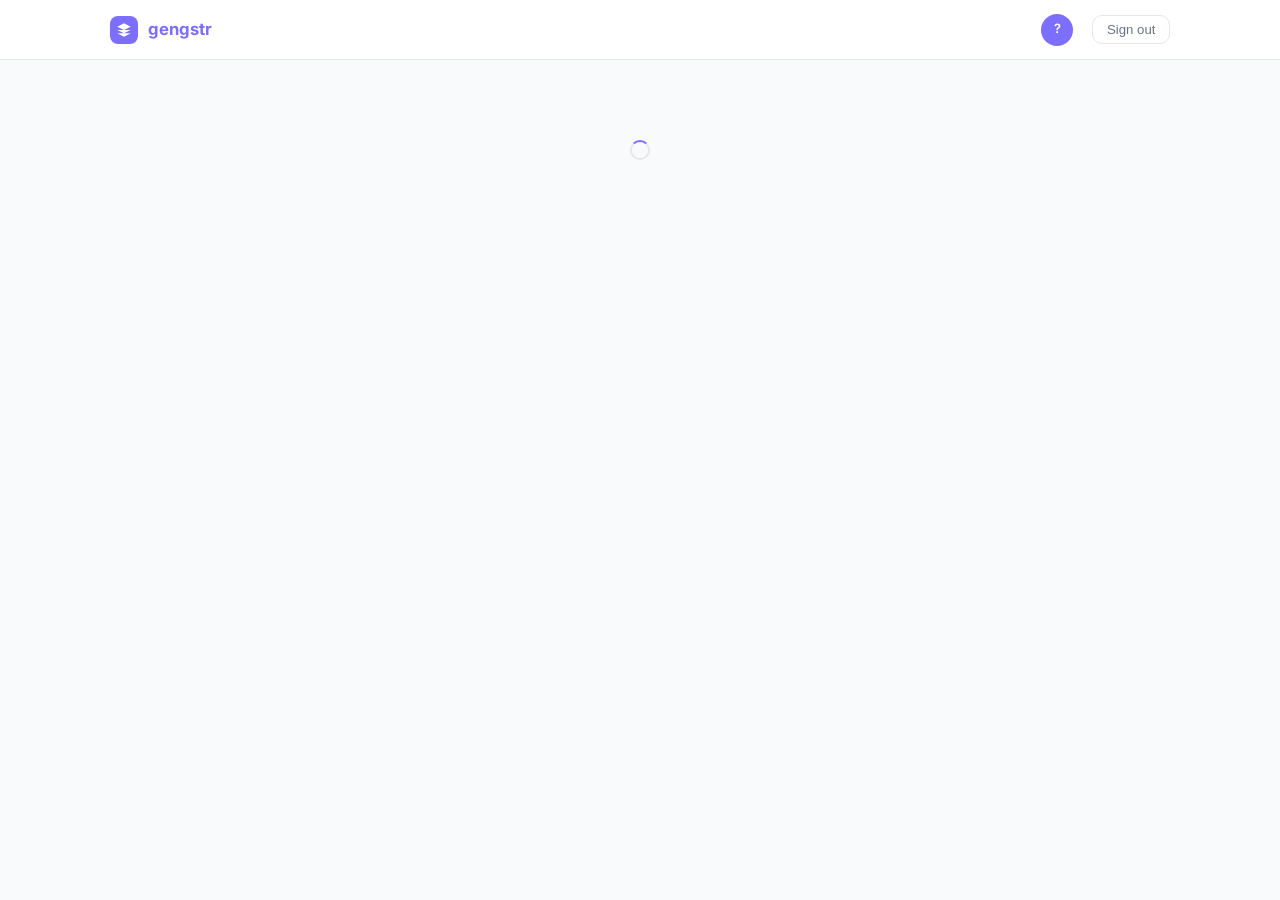
<file: contracts.html>
<!DOCTYPE html>
<html lang="en">
<head>
  <meta charset="UTF-8">
  <meta name="viewport" content="width=device-width, initial-scale=1.0">
  <title>gengstr — Contract</title>
  <link rel="preconnect" href="https://fonts.googleapis.com">
  <link href="https://fonts.googleapis.com/css2?family=Inter:wght@400;500;600;700&display=swap" rel="stylesheet">
  <link rel="stylesheet" href="css/style.css">
  <style>
    .contract-wrap { max-width:760px;margin:0 auto;padding:2rem 1.25rem 4rem; }

    /* Contract document styling */
    .contract-doc {
      background:var(--surface);border:1px solid var(--border);
      border-radius:var(--radius-lg);padding:2.5rem;margin-bottom:1.5rem;
      font-size:.9rem;line-height:1.8;color:var(--text-primary);
    }
    .contract-doc h1 { font-size:1.3rem;text-align:center;margin-bottom:.25rem;font-weight:700; }
    .contract-doc .contract-sub { text-align:center;color:var(--text-muted);font-size:.85rem;margin-bottom:2rem; }
    .contract-section { margin-bottom:1.5rem; }
    .contract-section h2 { font-size:.95rem;font-weight:700;text-transform:uppercase;letter-spacing:.04em;margin-bottom:.5rem;padding-bottom:.35rem;border-bottom:1px solid var(--border); }
    .contract-parties { display:grid;grid-template-columns:1fr 1fr;gap:1.5rem;margin-bottom:1.5rem; }
    @media(max-width:560px){ .contract-parties{grid-template-columns:1fr;} }
    .party-box { background:var(--bg);border-radius:var(--radius);padding:1rem; }
    .party-label { font-size:.72rem;font-weight:600;color:var(--text-muted);text-transform:uppercase;letter-spacing:.05em;margin-bottom:.5rem; }
    .party-name  { font-weight:600;font-size:.95rem; }
    .contract-table { width:100%;border-collapse:collapse;margin:.5rem 0; }
    .contract-table th,.contract-table td { padding:.5rem .75rem;text-align:left;border-bottom:1px solid var(--border);font-size:.875rem; }
    .contract-table th { background:var(--bg);font-weight:600;font-size:.8rem; }
    .contract-clause { margin-bottom:.75rem;padding-left:1rem;border-left:2px solid var(--border); }
    .clause-num { font-weight:600; }

    /* Signature blocks */
    .sig-grid { display:grid;grid-template-columns:1fr 1fr;gap:1.5rem;margin-top:2rem; }
    @media(max-width:560px){ .sig-grid{grid-template-columns:1fr;} }
    .sig-box {
      border:1px solid var(--border);border-radius:var(--radius);padding:1.25rem;
    }
    .sig-box.signed { border-color:var(--success);background:var(--success-light); }
    .sig-box.pending { border-color:var(--border);background:var(--bg); }
    .sig-label { font-size:.75rem;font-weight:600;color:var(--text-muted);text-transform:uppercase;letter-spacing:.05em;margin-bottom:.75rem; }
    .sig-name  { font-weight:600;font-size:.9rem;margin-bottom:.25rem; }
    .sig-date  { font-size:.8rem;color:var(--text-muted); }
    .sig-stamp { display:inline-flex;align-items:center;gap:.35rem;font-size:.78rem;
      color:var(--success);font-weight:500;margin-top:.5rem; }

    /* Sign CTA */
    .sign-cta {
      background:var(--surface);border:1px solid var(--border);border-radius:var(--radius-lg);
      padding:1.5rem;margin-bottom:1.5rem;
    }
    .sign-checkbox-wrap {
      display:flex;align-items:flex-start;gap:.75rem;margin-bottom:1rem;
      padding:.85rem;background:var(--bg);border-radius:var(--radius);cursor:pointer;
    }
    .sign-checkbox-wrap input[type=checkbox] { accent-color:var(--brand);width:18px;height:18px;flex-shrink:0;margin-top:.1rem; }

    /* Status badge bar */
    .status-bar {
      display:flex;gap:.5rem;align-items:center;flex-wrap:wrap;margin-bottom:1.5rem;
    }
    .status-step {
      display:flex;align-items:center;gap:.3rem;font-size:.8rem;font-weight:500;
      padding:.3rem .7rem;border-radius:99px;border:1px solid var(--border);color:var(--text-muted);
    }
    .status-step.done    { background:var(--success-light);border-color:var(--success);color:var(--success); }
    .status-step.active  { background:var(--brand-light);border-color:var(--brand);color:var(--brand); }
    .status-step .arrow  { color:var(--text-muted);margin:0 -.1rem; }

    /* Builder form (PM only) */
    .builder { background:var(--surface);border:1px solid var(--border);border-radius:var(--radius-lg);padding:1.5rem;margin-bottom:1.5rem; }
    .builder-title { font-size:1rem;font-weight:600;margin-bottom:1.25rem;padding-bottom:.75rem;border-bottom:1px solid var(--border); }
    .builder-section { margin-bottom:1.25rem; }
    .builder-section-title { font-size:.75rem;font-weight:600;color:var(--text-muted);text-transform:uppercase;letter-spacing:.06em;margin-bottom:.75rem; }
  </style>
</head>
<body>

<nav class="navbar">
  <div class="container navbar-inner">
    <a class="navbar-brand" id="nav-brand" href="dashboard.html">
      <div class="logo-dot">
        <svg viewBox="0 0 24 24" fill="white"><path d="M12 2L2 7l10 5 10-5-10-5zM2 17l10 5 10-5M2 12l10 5 10-5"/></svg>
      </div>
      gengstr
    </a>
    <div class="navbar-nav" id="nav-links"></div>
    <div class="nav-user">
      <div class="avatar" id="nav-avatar">?</div>
      <span id="nav-name"></span>
      <button class="btn btn-ghost btn-sm" id="btn-logout">Sign out</button>
    </div>
  </div>
</nav>

<div class="contract-wrap">
  <div id="loading-state" style="text-align:center;padding:3rem"><div class="spinner"></div></div>
  <div id="main" style="display:none"></div>
</div>

<script type="module">
  import { auth, db } from "./firebase.js";
  import { guardAuth } from "./auth.js";
  import { signOut } from "https://www.gstatic.com/firebasejs/11.0.0/firebase-auth.js";
  import {
    doc, getDoc, setDoc, updateDoc, addDoc, collection, serverTimestamp, Timestamp
  } from "https://www.gstatic.com/firebasejs/11.0.0/firebase-firestore.js";

  const { user, userData } = await guardAuth(["freelancer","pm","admin"]);
  const uid  = user.uid;
  const role = userData.role;

  const initials = userData.displayName?.split(" ").map(w=>w[0]).join("").slice(0,2).toUpperCase()||"?";
  document.getElementById("nav-avatar").textContent = initials;
  document.getElementById("nav-name").textContent   = userData.displayName?.split(" ")[0]||"";
  document.getElementById("btn-logout").addEventListener("click", async()=>{ await signOut(auth); window.location.href="index.html"; });

  if(role==="freelancer"){
    document.getElementById("nav-links").innerHTML=`<a href="profile.html" class="nav-link">My Profile</a><a href="invitations.html" class="nav-link">Invitations</a>`;
    document.getElementById("nav-brand").href="profile.html";
  } else {
    document.getElementById("nav-links").innerHTML=`<a href="dashboard.html" class="nav-link">Dashboard</a><a href="projects.html" class="nav-link">Projects</a>`;
  }

  const params     = new URLSearchParams(window.location.search);
  const contractId = params.get("id");
  const projectId  = params.get("project"); // new contract mode

  const main = document.getElementById("main");

  // ── Helper: get client IP (best effort) ───────
  async function getIP(){
    try { const r=await fetch("https://api.ipify.org?format=json"); const d=await r.json(); return d.ip||"unknown"; }
    catch(){ return "unknown"; }
  }

  // ── VIEW EXISTING CONTRACT ────────────────────
  if(contractId){
    const cSnap = await getDoc(doc(db,"contracts",contractId));
    if(!cSnap.exists()){ main.innerHTML=`<div class="alert alert-error">Contract not found.</div>`; document.getElementById("loading-state").style.display="none"; main.style.display="block"; return; }

    let contract = {id:cSnap.id,...cSnap.data()};

    // Access check
    if(role==="freelancer" && contract.freelancerId!==uid){
      main.innerHTML=`<div class="alert alert-error">Access denied.</div>`; document.getElementById("loading-state").style.display="none"; main.style.display="block"; return;
    }

    // Load project + freelancer names
    let project={}, flProfile={};
    try {
      const ps = await getDoc(doc(db,"projects",contract.projectId));
      if(ps.exists()) project={id:ps.id,...ps.data()};
    }catch(e){}
    if(contract.freelancerId){
      try {
        const fs = await getDoc(doc(db,"freelancers",contract.freelancerId));
        if(fs.exists()) flProfile={id:fs.id,...fs.data()};
      }catch(e){}
    }

    document.getElementById("loading-state").style.display="none";
    main.style.display="block";

    function renderContract(){
      const pmSigned  = !!contract.pmSignedAt;
      const flSigned  = !!contract.freelancerSignedAt;
      const bothSigned= pmSigned && flSigned;
      const fmt = ts => ts?.toDate ? ts.toDate().toLocaleDateString("en-MY",{day:"numeric",month:"long",year:"numeric"}) : "—";
      const fmtFull = ts => ts?.toDate ? ts.toDate().toLocaleString("en-MY",{dateStyle:"full",timeStyle:"short"}) : "—";
      const canSign = (role==="freelancer" && !flSigned) || (role!=="freelancer" && !pmSigned);

      const statusSteps = [
        {key:"draft",    label:"Draft"},
        {key:"sent",     label:"Sent"},
        {key:"signed",   label:"Signed"},
        {key:"active",   label:"Active"},
        {key:"completed",label:"Completed"},
      ];
      const statusOrder = statusSteps.map(s=>s.key);
      const curIdx = statusOrder.indexOf(contract.status);

      main.innerHTML = `
        <!-- Back link -->
        <div style="margin-bottom:1rem;font-size:.875rem">
          <a href="project-detail.html?id=${contract.projectId}" style="color:var(--text-muted);text-decoration:none">← Back to project</a>
        </div>

        <!-- Status bar -->
        <div class="status-bar">
          ${statusSteps.map((s,i)=>`
            <span class="status-step ${i<curIdx?"done":i===curIdx?"active":""}">
              ${i<curIdx?"✓ ":""}${s.label}
            </span>
            ${i<statusSteps.length-1?`<span class="arrow">→</span>`:""}
          `).join("")}
        </div>

        <!-- Sign CTA (shown if current user hasn't signed) -->
        ${canSign ? `
        <div class="sign-cta" id="sign-cta">
          <h2 style="font-size:1rem;margin-bottom:.5rem">
            ${role==="freelancer" ? "Your signature is required" : "Sign as Project Manager"}
          </h2>
          <p style="font-size:.875rem;color:var(--text-secondary);margin-bottom:1rem">
            Please read the full contract above before signing. By signing, you confirm that you have read, understood, and agree to all terms set out in this agreement.
          </p>
          <label class="sign-checkbox-wrap" id="sign-label">
            <input type="checkbox" id="sign-agree">
            <span style="font-size:.875rem">I, <strong>${userData.displayName||"(your name)"}</strong>, confirm that I have read and agree to the terms of this contract. I understand this constitutes a binding agreement between both parties.</span>
          </label>
          <div style="display:flex;gap:.75rem;align-items:center;flex-wrap:wrap">
            <button class="btn btn-primary" id="btn-sign" disabled>Sign contract</button>
            <span style="font-size:.78rem;color:var(--text-muted)">Your name, timestamp, and IP address will be recorded as your signature.</span>
          </div>
          <div id="sign-alert" style="display:none;margin-top:.75rem"></div>
        </div>` : ""}

        <!-- Contract document -->
        <div class="contract-doc" id="contract-doc">
          <h1>Service Agreement</h1>
          <div class="contract-sub">Contract ref: <strong>${contractId.slice(0,8).toUpperCase()}</strong> &nbsp;|&nbsp; Generated by gengstr</div>

          <div class="contract-parties">
            <div class="party-box">
              <div class="party-label">Service Provider (Freelancer)</div>
              <div class="party-name">${flProfile.fullName||contract.freelancerId}</div>
              <div style="font-size:.825rem;color:var(--text-muted);margin-top:.25rem">${contract.freelancerId}</div>
              ${flProfile.ssm?`<div style="font-size:.8rem;color:var(--text-muted)">SSM: ${flProfile.ssm}</div>`:""}
            </div>
            <div class="party-box">
              <div class="party-label">Client / Project Manager</div>
              <div class="party-name">${project.clientName||"(Client)"}</div>
              <div style="font-size:.825rem;color:var(--text-muted);margin-top:.25rem">Managed by: ${userData.displayName||contract.pmId}</div>
            </div>
          </div>

          <div class="contract-section">
            <h2>1. Project details</h2>
            <table class="contract-table">
              <tr><th>Field</th><th>Details</th></tr>
              <tr><td>Project title</td><td><strong>${project.title||contract.projectId}</strong></td></tr>
              <tr><td>Client</td><td>${project.clientName||"—"}</td></tr>
              <tr><td>Start date</td><td>${fmt(contract.startDate)}</td></tr>
              <tr><td>End date</td><td>${fmt(contract.endDate)}</td></tr>
              <tr><td>Contract date</td><td>${fmt(contract.createdAt)}</td></tr>
            </table>
          </div>

          <div class="contract-section">
            <h2>2. Scope of work</h2>
            <p>${contract.scopeOfWork||"As discussed and agreed between both parties."}</p>
          </div>

          ${(contract.deliverables||[]).length ? `
          <div class="contract-section">
            <h2>3. Deliverables</h2>
            <ul style="padding-left:1.25rem;line-height:2">
              ${(contract.deliverables||[]).map(d=>`<li>${d}</li>`).join("")}
            </ul>
          </div>` : ""}

          <div class="contract-section">
            <h2>${(contract.deliverables||[]).length ? "4" : "3"}. Payment terms</h2>
            <table class="contract-table">
              <tr><th>Field</th><th>Details</th></tr>
              <tr><td>Agreed amount</td><td><strong>RM ${(contract.agreedRate||0).toLocaleString()}</strong></td></tr>
              <tr><td>Rate type</td><td>${contract.rateType==="hourly"?"Hourly rate":"Fixed project price"}</td></tr>
              <tr><td>Payment terms</td><td>${contract.paymentTerms||"As agreed between both parties"}</td></tr>
              <tr><td>Payment method</td><td>Bank transfer (manual) — MYR</td></tr>
            </table>
          </div>

          <div class="contract-section">
            <h2>${(contract.deliverables||[]).length ? "5" : "4"}. Terms & conditions</h2>
            ${[
              ["Confidentiality","Both parties agree to keep all project information, client details, and proprietary data confidential and not to disclose any information to third parties without prior written consent."],
              ["Intellectual property","Upon receipt of full payment, all intellectual property rights for deliverables created under this contract shall transfer to the client. The freelancer retains the right to include the work in their portfolio unless otherwise agreed in writing."],
              ["Revisions","Any revision requests beyond the agreed scope may incur additional charges. Revision requests must be submitted within 7 days of delivery."],
              ["Cancellation","Either party may terminate this agreement with 7 days written notice. Work completed up to the termination date will be invoiced accordingly."],
              ["Dispute resolution","Any disputes arising from this agreement shall first be addressed through good-faith negotiation. If unresolved, the dispute shall be referred to mediation in Malaysia under the Mediation Act 2012."],
              ["Governing law","This agreement shall be governed by and construed in accordance with the laws of Malaysia."],
            ].map((t,i)=>`
              <div class="contract-clause">
                <div class="clause-num">${i+1}. ${t[0]}</div>
                <div style="color:var(--text-secondary);margin-top:.25rem;font-size:.875rem">${t[1]}</div>
              </div>`).join("")}
          </div>

          <!-- Signatures -->
          <div class="contract-section">
            <h2>Signatures</h2>
            <div class="sig-grid">
              <div class="sig-box ${pmSigned?"signed":"pending"}">
                <div class="sig-label">Project Manager / Client</div>
                ${pmSigned ? `
                  <div class="sig-name">${contract.pmSignedName||"Signed"}</div>
                  <div class="sig-date">${fmtFull(contract.pmSignedAt)}</div>
                  <div class="sig-date" style="margin-top:.15rem;font-size:.75rem">IP: ${contract.pmSignedIP||"—"}</div>
                  <div class="sig-stamp">✓ Electronically signed</div>
                ` : `
                  <div style="font-size:.875rem;color:var(--text-muted);margin-top:.5rem;font-style:italic">Awaiting signature…</div>
                  <div style="height:40px;border-bottom:1px dashed var(--border);margin-top:1rem"></div>
                `}
              </div>
              <div class="sig-box ${flSigned?"signed":"pending"}">
                <div class="sig-label">Service Provider (Freelancer)</div>
                ${flSigned ? `
                  <div class="sig-name">${contract.freelancerSignedName||"Signed"}</div>
                  <div class="sig-date">${fmtFull(contract.freelancerSignedAt)}</div>
                  <div class="sig-date" style="margin-top:.15rem;font-size:.75rem">IP: ${contract.freelancerSignedIP||"—"}</div>
                  <div class="sig-stamp">✓ Electronically signed</div>
                ` : `
                  <div style="font-size:.875rem;color:var(--text-muted);margin-top:.5rem;font-style:italic">Awaiting signature…</div>
                  <div style="height:40px;border-bottom:1px dashed var(--border);margin-top:1rem"></div>
                `}
              </div>
            </div>
            ${bothSigned ? `
              <div class="alert alert-success" style="margin-top:1rem">
                ✓ This contract has been signed by both parties and is legally binding.
              </div>` : ""}
          </div>

          <div style="text-align:center;margin-top:2rem;font-size:.75rem;color:var(--text-muted)">
            This electronic agreement was generated by gengstr. Contract ID: ${contractId}<br>
            Electronic signatures are recorded with timestamp and IP address for verification purposes.
          </div>
        </div>

        <!-- Download button -->
        <div style="display:flex;gap:.75rem;flex-wrap:wrap">
          <button class="btn btn-outline" onclick="printContract()">🖨️ Print / Save as PDF</button>
          ${role!=="freelancer" && !bothSigned ? `<a href="contracts.html?project=${contract.projectId}" class="btn btn-ghost">Edit contract</a>` : ""}
          <a href="project-detail.html?id=${contract.projectId}" class="btn btn-ghost">← Back to project</a>
        </div>`;

      // Sign button logic
      if(canSign){
        const cb  = document.getElementById("sign-agree");
        const btn = document.getElementById("btn-sign");
        cb.addEventListener("change", ()=>{ btn.disabled=!cb.checked; });
        btn.addEventListener("click", async()=>{
          btn.disabled=true; btn.textContent="Signing…";
          const alertEl = document.getElementById("sign-alert");
          try {
            const ip   = await getIP();
            const now  = serverTimestamp();
            const updates = {};
            if(role==="freelancer"){
              updates.freelancerSignedAt   = now;
              updates.freelancerSignedIP   = ip;
              updates.freelancerSignedName = userData.displayName||"Freelancer";
            } else {
              updates.pmSignedAt   = now;
              updates.pmSignedIP   = ip;
              updates.pmSignedName = userData.displayName||"PM";
            }
            // Update status
            const newPmSigned = role!=="freelancer" ? true : pmSigned;
            const newFlSigned = role==="freelancer" ? true : flSigned;
            updates.status = newPmSigned && newFlSigned ? "signed" : "sent";
            await updateDoc(doc(db,"contracts",contractId), updates);
            Object.assign(contract, updates, {
              pmSignedAt: role!=="freelancer" ? {toDate:()=>new Date()} : contract.pmSignedAt,
              freelancerSignedAt: role==="freelancer" ? {toDate:()=>new Date()} : contract.freelancerSignedAt,
            });
            renderContract();
          } catch(e){
            alertEl.innerHTML=`<div class="alert alert-error">Error: ${e.message}</div>`;
            alertEl.style.display="block";
            btn.disabled=false; btn.textContent="Sign contract";
          }
        });
      }
    }

    renderContract();

    window.printContract = () => {
      window.print();
    };

  // ── CREATE NEW CONTRACT (PM/Admin only) ───────
  } else if(projectId) {
    if(role==="freelancer"){ window.location.href="profile.html"; return; }

    // Load project details to pre-fill form
    let project={}, flProfile={};
    try {
      const ps = await getDoc(doc(db,"projects",projectId));
      if(ps.exists()) project={id:ps.id,...ps.data()};
    }catch(e){}
    if(project.confirmedFreelancerId){
      try {
        const fs = await getDoc(doc(db,"freelancers",project.confirmedFreelancerId));
        if(fs.exists()) flProfile={id:fs.id,...fs.data()};
      }catch(e){}
    }

    document.getElementById("loading-state").style.display="none";
    main.style.display="block";

    const today = new Date().toISOString().split("T")[0];
    const endDate = project.endDate?.toDate ? project.endDate.toDate().toISOString().split("T")[0] : "";

    main.innerHTML = `
      <div style="margin-bottom:1rem;font-size:.875rem">
        <a href="project-detail.html?id=${projectId}" style="color:var(--text-muted);text-decoration:none">← Back to project</a>
      </div>
      <h1 style="font-size:1.3rem;margin-bottom:.35rem">Create contract</h1>
      <p style="margin-bottom:1.5rem">For: <strong>${project.title||projectId}</strong></p>

      <div id="form-alert" style="display:none;margin-bottom:1rem"></div>

      <div class="builder">
        <div class="builder-title">Contract details</div>

        <div class="builder-section">
          <div class="builder-section-title">Parties</div>
          <div class="form-row">
            <div class="form-group">
              <label>Freelancer</label>
              <input type="text" id="c-fl-name" value="${flProfile.fullName||""}" placeholder="Freelancer full name" readonly style="background:var(--bg)">
            </div>
            <div class="form-group">
              <label>Client name</label>
              <input type="text" id="c-client" value="${project.clientName||""}" placeholder="Client / company name">
            </div>
          </div>
        </div>

        <div class="builder-section">
          <div class="builder-section-title">Scope & deliverables</div>
          <div class="form-group">
            <label for="c-scope">Scope of work <span class="req">*</span></label>
            <textarea id="c-scope" rows="4" placeholder="Describe in detail what the freelancer will deliver…">${project.description||""}</textarea>
          </div>
          <div class="form-group">
            <label for="c-deliverables">Deliverables (one per line)</label>
            <textarea id="c-deliverables" rows="3" placeholder="Final design files&#10;Source files&#10;Handoff documentation">${(project.deliverables||[]).join("\n")}</textarea>
          </div>
        </div>

        <div class="builder-section">
          <div class="builder-section-title">Timeline</div>
          <div class="form-row">
            <div class="form-group">
              <label for="c-start">Start date <span class="req">*</span></label>
              <input type="date" id="c-start" value="${today}">
            </div>
            <div class="form-group">
              <label for="c-end">End date <span class="req">*</span></label>
              <input type="date" id="c-end" value="${endDate}">
            </div>
          </div>
        </div>

        <div class="builder-section">
          <div class="builder-section-title">Payment</div>
          <div class="form-row">
            <div class="form-group">
              <label for="c-rate">Agreed amount (RM) <span class="req">*</span></label>
              <input type="number" id="c-rate" placeholder="e.g. 3000" value="${project.budgetAmount||""}">
            </div>
            <div class="form-group">
              <label for="c-rate-type">Rate type</label>
              <select id="c-rate-type">
                <option value="fixed">Fixed price</option>
                <option value="hourly">Hourly rate</option>
              </select>
            </div>
          </div>
          <div class="form-group">
            <label for="c-payment-terms">Payment terms</label>
            <select id="c-payment-terms">
              <option value="Full payment upon completion">Full payment upon completion</option>
              <option value="50% upfront, 50% on delivery">50% upfront, 50% on delivery</option>
              <option value="30% upfront, 70% on delivery">30% upfront, 70% on delivery</option>
              <option value="Monthly retainer">Monthly retainer</option>
              <option value="Milestone-based payments">Milestone-based payments</option>
              <option value="Custom">Custom (specify in scope)</option>
            </select>
          </div>
        </div>

        <div style="display:flex;gap:.75rem;justify-content:flex-end;flex-wrap:wrap">
          <a href="project-detail.html?id=${projectId}" class="btn btn-ghost">Cancel</a>
          <button class="btn btn-primary" id="btn-create-contract">Generate contract →</button>
        </div>
      </div>`;

    document.getElementById("btn-create-contract").addEventListener("click", async()=>{
      const btn = document.getElementById("btn-create-contract");
      const alertEl = document.getElementById("form-alert");
      const scope = document.getElementById("c-scope").value.trim();
      const rate  = parseFloat(document.getElementById("c-rate").value)||0;
      const start = document.getElementById("c-start").value;
      const end   = document.getElementById("c-end").value;

      if(!scope)  return showFormAlert("Please enter the scope of work.");
      if(!rate)   return showFormAlert("Please enter the agreed amount.");
      if(!start)  return showFormAlert("Please select a start date.");
      if(!end)    return showFormAlert("Please select an end date.");
      if(!project.confirmedFreelancerId) return showFormAlert("No confirmed freelancer on this project yet.");

      btn.disabled=true; btn.textContent="Creating…";
      try {
        const deliverables = document.getElementById("c-deliverables").value
          .split("\n").map(s=>s.trim()).filter(Boolean);

        const ref = await addDoc(collection(db,"contracts"),{
          projectId,
          freelancerId:  project.confirmedFreelancerId,
          pmId:          uid,
          scopeOfWork:   scope,
          deliverables,
          agreedRate:    rate,
          rateType:      document.getElementById("c-rate-type").value,
          paymentTerms:  document.getElementById("c-payment-terms").value,
          currency:      "MYR",
          startDate:     Timestamp.fromDate(new Date(start)),
          endDate:       Timestamp.fromDate(new Date(end)),
          status:        "sent",
          pmSignedAt:    null, pmSignedIP:null, pmSignedName:null,
          freelancerSignedAt:null, freelancerSignedIP:null, freelancerSignedName:null,
          templateVersion:"v1.0",
          createdAt:     serverTimestamp(),
          updatedAt:     serverTimestamp()
        });
        // Update project with contract reference
        await updateDoc(doc(db,"projects",projectId),{
          contractId: ref.id,
          updatedAt:  serverTimestamp()
        });
        window.location.href = `contracts.html?id=${ref.id}`;
      } catch(e){
        showFormAlert("Error: "+e.message);
        btn.disabled=false; btn.textContent="Generate contract →";
      }
    });

    function showFormAlert(msg){
      const el = document.getElementById("form-alert");
      el.innerHTML=`<div class="alert alert-error">${msg}</div>`;
      el.style.display="block";
    }

  } else {
    document.getElementById("loading-state").innerHTML=`<p style="color:var(--danger)">No contract or project specified.</p>`;
  }
</script>

<style media="print">
  .navbar, .sign-cta, .btn, .status-bar, a[href] { display:none!important; }
  .contract-doc { border:none!important;padding:0!important;box-shadow:none!important; }
  body { background:white!important; }
  .contract-wrap { padding:0!important; }
</style>
</body>
</html>
</file>
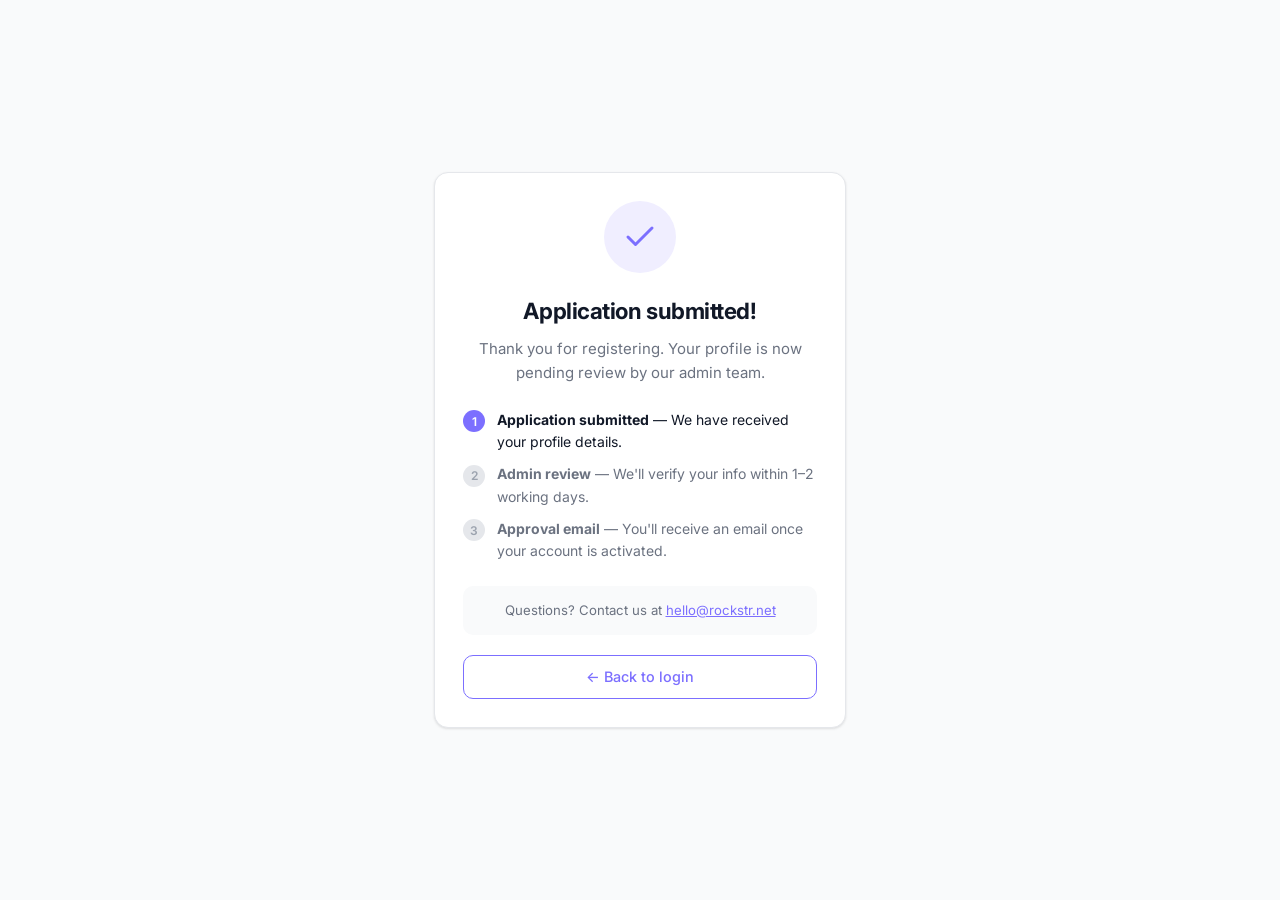
<file: pending.html>
<!DOCTYPE html>
<html lang="en">
<head>
  <meta charset="UTF-8">
  <meta name="viewport" content="width=device-width, initial-scale=1.0">
  <title>RosterMY — Application Submitted</title>
  <link rel="preconnect" href="https://fonts.googleapis.com">
  <link href="https://fonts.googleapis.com/css2?family=Inter:wght@400;500;600;700&display=swap" rel="stylesheet">
  <link rel="stylesheet" href="css/style.css">
  <style>
    body { display:flex; align-items:center; justify-content:center; min-height:100vh; }
    .pending-wrap { max-width:460px; text-align:center; padding:1.5rem; }
    .icon-circle { width:72px; height:72px; border-radius:50%; background:var(--brand-light);
      display:flex; align-items:center; justify-content:center; margin:0 auto 1.25rem; }
    .icon-circle svg { width:36px; height:36px; stroke:var(--brand); fill:none;
      stroke-width:2; stroke-linecap:round; stroke-linejoin:round; }
    .steps-list { text-align:left; margin:1.5rem 0; display:flex; flex-direction:column; gap:.6rem; }
    .step-row { display:flex; align-items:flex-start; gap:.75rem; font-size:.875rem; }
    .step-num { width:22px; height:22px; min-width:22px; border-radius:50%;
      background:var(--brand); color:white; font-size:.75rem; font-weight:600;
      display:flex; align-items:center; justify-content:center; margin-top:.1rem; }
  </style>
</head>
<body>
  <div class="pending-wrap">
    <div class="card">
      <div class="icon-circle">
        <svg viewBox="0 0 24 24"><path d="M20 6L9 17l-5-5"/></svg>
      </div>
      <h1 style="font-size:1.4rem;margin-bottom:.5rem">Application submitted!</h1>
      <p>Thank you for registering. Your profile is now pending review by our admin team.</p>

      <div class="steps-list">
        <div class="step-row">
          <div class="step-num">1</div>
          <div><strong>Application submitted</strong> — We have received your profile details.</div>
        </div>
        <div class="step-row">
          <div class="step-num" style="background:var(--border);color:var(--text-muted)">2</div>
          <div style="color:var(--text-secondary)"><strong>Admin review</strong> — We'll verify your info within 1–2 working days.</div>
        </div>
        <div class="step-row">
          <div class="step-num" style="background:var(--border);color:var(--text-muted)">3</div>
          <div style="color:var(--text-secondary)"><strong>Approval email</strong> — You'll receive an email once your account is activated.</div>
        </div>
      </div>

      <div style="background:var(--bg);border-radius:var(--radius);padding:.85rem;font-size:.825rem;color:var(--text-secondary);margin-bottom:1.25rem">
        Questions? Contact us at <a href="mailto:hello@rockstr.net" style="color:var(--brand)">hello@rockstr.net</a>
      </div>

      <a href="index.html" class="btn btn-outline btn-block">← Back to login</a>
    </div>
  </div>
</body>
</html>
</file>
<file: css/style.css>
/* ── Reset & Base ───────────────────────────────── */
*, *::before, *::after { box-sizing: border-box; margin: 0; padding: 0; }

:root {
  --brand:        #7c6fff;
  --brand-dark:   #5b4fe0;
  --brand-light:  #f0eeff;
  --brand-mid:    #9d8fff;
  --accent:       #f59e0b;
  --accent-light: #fef3c7;
  --text-primary: #111827;
  --text-secondary: #6b7280;
  --text-muted:   #9ca3af;
  --bg:           #f9fafb;
  --surface:      #ffffff;
  --border:       #e5e7eb;
  --border-focus: #7c6fff;
  --danger:       #dc2626;
  --danger-light: #fee2e2;
  --success:      #16a34a;
  --success-light:#dcfce7;
  --warning:      #d97706;
  --warning-light:#fef3c7;
  --radius:       10px;
  --radius-lg:    14px;
  --shadow:       0 1px 3px rgba(0,0,0,.08), 0 1px 2px rgba(0,0,0,.04);
  --shadow-md:    0 4px 12px rgba(0,0,0,.10);
  --font:         'Inter', system-ui, -apple-system, sans-serif;
}

body {
  font-family: var(--font);
  background: var(--bg);
  color: var(--text-primary);
  font-size: 15px;
  line-height: 1.6;
  min-height: 100vh;
}

/* ── Typography ─────────────────────────────────── */
h1 { font-size: 1.75rem; font-weight: 700; letter-spacing: -.02em; }
h2 { font-size: 1.25rem; font-weight: 600; }
h3 { font-size: 1rem;    font-weight: 600; }
p  { color: var(--text-secondary); }

/* ── Layout ─────────────────────────────────────── */
.container { max-width: 1100px; margin: 0 auto; padding: 0 1.25rem; }
.page-wrap  { padding: 2rem 0; }

/* ── Card ────────────────────────────────────────── */
.card {
  background: var(--surface);
  border: 1px solid var(--border);
  border-radius: var(--radius-lg);
  padding: 1.75rem;
  box-shadow: var(--shadow);
}

/* ── Navbar ──────────────────────────────────────── */
.navbar {
  background: var(--surface);
  border-bottom: 1px solid var(--border);
  padding: .85rem 0;
  position: sticky; top: 0; z-index: 100;
}
.navbar-inner {
  display: flex; align-items: center; justify-content: space-between;
}
.navbar-brand {
  display: flex; align-items: center; gap: .6rem;
  font-weight: 700; font-size: 1.05rem; color: var(--brand);
  text-decoration: none;
}
.navbar-brand .logo-dot {
  width: 28px; height: 28px; border-radius: 8px;
  background: var(--brand); display: flex; align-items: center; justify-content: center;
}
.navbar-brand .logo-dot svg { width: 16px; height: 16px; fill: white; }
.navbar-nav { display: flex; align-items: center; gap: .25rem; }
.nav-link {
  padding: .45rem .8rem; border-radius: 8px; font-size: .9rem;
  color: var(--text-secondary); text-decoration: none; font-weight: 500;
  transition: background .15s, color .15s;
}
.nav-link:hover, .nav-link.active { background: var(--brand-light); color: var(--brand); }

/* ── Notification dot ─────────────────────────── */
.nav-link-wrap {
  position: relative; display: inline-flex; align-items: center;
}
.notif-dot {
  position: absolute; top: 2px; right: 2px;
  width: 8px; height: 8px; border-radius: 50%;
  background: var(--danger); border: 1.5px solid var(--surface);
  display: none;
}
.notif-dot.visible { display: block; }
/* Project card response badge */
.proj-card-response-badge {
  display: inline-flex; align-items: center; gap: .3rem;
  font-size: .75rem; font-weight: 600;
  color: var(--danger); background: var(--danger-light);
  padding: .2rem .55rem; border-radius: 99px;
  animation: pulse-badge 2s ease-in-out infinite;
}
@keyframes pulse-badge {
  0%, 100% { opacity: 1; }
  50%       { opacity: .6; }
}
.nav-user {
  display: flex; align-items: center; gap: .6rem;
  font-size: .875rem; color: var(--text-secondary);
}
.avatar {
  width: 32px; height: 32px; border-radius: 50%;
  background: var(--brand); color: white;
  display: flex; align-items: center; justify-content: center;
  font-size: .8rem; font-weight: 600; text-transform: uppercase;
}

/* ── Buttons ─────────────────────────────────────── */
.btn {
  display: inline-flex; align-items: center; gap: .4rem;
  padding: .6rem 1.2rem; border-radius: var(--radius);
  font-size: .9rem; font-weight: 500; cursor: pointer;
  border: 1px solid transparent; transition: all .15s;
  text-decoration: none; white-space: nowrap;
}
.btn:disabled { opacity: .55; cursor: not-allowed; }
.btn-primary { background: var(--brand); color: white; border-color: var(--brand); }
.btn-primary:hover:not(:disabled) { background: var(--brand-dark); }
.btn-outline { background: transparent; color: var(--brand); border-color: var(--brand); }
.btn-outline:hover:not(:disabled) { background: var(--brand-light); }
.btn-ghost  { background: transparent; color: var(--text-secondary); border-color: var(--border); }
.btn-ghost:hover:not(:disabled)  { background: var(--bg); color: var(--text-primary); }
.btn-danger { background: var(--danger); color: white; border-color: var(--danger); }
.btn-danger:hover:not(:disabled) { background: #b91c1c; }
.btn-sm { padding: .4rem .85rem; font-size: .825rem; }
.btn-lg { padding: .75rem 1.5rem; font-size: 1rem; }
.btn-block { width: 100%; justify-content: center; }

/* ── Forms ───────────────────────────────────────── */
.form-group { display: flex; flex-direction: column; gap: .35rem; margin-bottom: 1.1rem; }
.form-group:last-child { margin-bottom: 0; }
label { font-size: .875rem; font-weight: 500; color: var(--text-primary); }
label .req { color: var(--danger); margin-left: 2px; }
input, select, textarea {
  width: 100%; padding: .6rem .85rem;
  border: 1px solid var(--border); border-radius: var(--radius);
  font-size: .9rem; font-family: var(--font); color: var(--text-primary);
  background: var(--surface); transition: border-color .15s, box-shadow .15s;
  appearance: none;
}
input:focus, select:focus, textarea:focus {
  outline: none; border-color: var(--border-focus);
  box-shadow: 0 0 0 3px rgba(26,107,74,.12);
}
input::placeholder, textarea::placeholder { color: var(--text-muted); }
textarea { resize: vertical; min-height: 90px; }
.form-hint { font-size: .8rem; color: var(--text-muted); }
.form-row { display: grid; grid-template-columns: 1fr 1fr; gap: 1rem; }
@media(max-width:560px){ .form-row { grid-template-columns: 1fr; } }

/* ── Tags / Pills ────────────────────────────────── */
.tag {
  display: inline-flex; align-items: center; gap: .3rem;
  padding: .25rem .65rem; border-radius: 99px; font-size: .78rem; font-weight: 500;
}
.tag-green  { background: var(--success-light); color: var(--success); }
.tag-amber  { background: var(--warning-light); color: var(--warning); }
.tag-red    { background: var(--danger-light);  color: var(--danger);  }
.tag-gray   { background: var(--bg); color: var(--text-secondary); border: 1px solid var(--border); }
.tag-brand  { background: var(--brand-light); color: var(--brand); }

/* ── Skill tag picker ────────────────────────────── */
.tag-picker { display: flex; flex-wrap: wrap; gap: .4rem; }
.tag-pill {
  padding: .3rem .75rem; border-radius: 99px; font-size: .8rem; font-weight: 500;
  cursor: pointer; border: 1px solid var(--border); color: var(--text-secondary);
  background: var(--surface); transition: all .15s; user-select: none;
}
.tag-pill:hover   { border-color: var(--brand); color: var(--brand); }
.tag-pill.selected { background: var(--brand); border-color: var(--brand); color: white; }

/* ── Alerts ──────────────────────────────────────── */
.alert {
  padding: .75rem 1rem; border-radius: var(--radius);
  font-size: .875rem; display: flex; align-items: flex-start; gap: .5rem;
}
.alert-error   { background: var(--danger-light);  color: #991b1b; }
.alert-success { background: var(--success-light); color: #166534; }
.alert-info    { background: var(--brand-light);   color: var(--brand-dark); }

/* ── Table ───────────────────────────────────────── */
.table-wrap { overflow-x: auto; border-radius: var(--radius-lg); border: 1px solid var(--border); }
table { width: 100%; border-collapse: collapse; }
thead tr { background: var(--bg); }
th { padding: .75rem 1rem; text-align: left; font-size: .8rem; font-weight: 600;
     color: var(--text-secondary); text-transform: uppercase; letter-spacing: .04em;
     border-bottom: 1px solid var(--border); }
td { padding: .85rem 1rem; font-size: .875rem; border-bottom: 1px solid var(--border); }
tr:last-child td { border-bottom: none; }
tbody tr:hover { background: var(--bg); }

/* ── Stats ───────────────────────────────────────── */
.stats-grid { display: grid; grid-template-columns: repeat(auto-fit, minmax(180px,1fr)); gap: 1rem; }
.stat-card  { background: var(--surface); border: 1px solid var(--border);
              border-radius: var(--radius-lg); padding: 1.25rem 1.5rem; }
.stat-label { font-size: .8rem; color: var(--text-muted); font-weight: 500;
              text-transform: uppercase; letter-spacing: .05em; }
.stat-value { font-size: 2rem; font-weight: 700; color: var(--text-primary); line-height: 1.2; margin-top: .2rem; }
.stat-sub   { font-size: .8rem; color: var(--text-muted); margin-top: .2rem; }

/* ── Spinner ─────────────────────────────────────── */
.spinner {
  width: 20px; height: 20px; border: 2px solid var(--border);
  border-top-color: var(--brand); border-radius: 50%;
  animation: spin .7s linear infinite; display: inline-block;
}
@keyframes spin { to { transform: rotate(360deg); } }

/* ── Empty state ─────────────────────────────────── */
.empty { text-align: center; padding: 3rem 1rem; color: var(--text-muted); }
.empty svg { width: 48px; height: 48px; margin-bottom: 1rem; opacity: .4; }

/* ── Divider ─────────────────────────────────────── */
.divider { display: flex; align-items: center; gap: .75rem; color: var(--text-muted); font-size: .8rem; }
.divider::before, .divider::after { content:''; flex:1; height:1px; background: var(--border); }

/* ── Freelancer card (directory) ─────────────────── */
.fl-grid { display: grid; grid-template-columns: repeat(auto-fill, minmax(280px,1fr)); gap: 1rem; }
.fl-card {
  background: var(--surface); border: 1px solid var(--border);
  border-radius: var(--radius-lg); padding: 1.25rem; transition: box-shadow .15s;
}
.fl-card:hover { box-shadow: var(--shadow-md); }
.fl-card-top { display: flex; align-items: center; gap: .85rem; margin-bottom: .85rem; }
.fl-avatar {
  width: 48px; height: 48px; border-radius: 50%;
  background: var(--brand); color: white; font-size: 1.1rem; font-weight: 700;
  display: flex; align-items: center; justify-content: center; flex-shrink: 0;
}
.fl-name  { font-weight: 600; font-size: .95rem; white-space: nowrap; overflow: hidden; text-overflow: ellipsis; }
.fl-title { font-size: .8rem; color: var(--text-muted); white-space: nowrap; overflow: hidden; text-overflow: ellipsis; }
.fl-tags  { display: flex; flex-wrap: wrap; gap: .3rem; margin-top: .75rem; }

/* ── Availability badge ──────────────────────────── */
.avail-dot { width: 8px; height: 8px; border-radius: 50%; display: inline-block; margin-right: 4px; }
.avail-available .avail-dot { background: var(--success); }
.avail-busy      .avail-dot { background: var(--danger);  }
.avail-open      .avail-dot { background: var(--warning); }

/* ── Page header ─────────────────────────────────── */
.page-header { margin-bottom: 1.75rem; display: flex; align-items: flex-start; justify-content: space-between; flex-wrap: wrap; gap: 1rem; }
.page-header h1 { font-size: 1.4rem; }

/* ── Tabs ────────────────────────────────────────── */
.tabs { display: flex; gap: .25rem; border-bottom: 1px solid var(--border); margin-bottom: 1.5rem; }
.tab-btn {
  padding: .6rem 1rem; font-size: .875rem; font-weight: 500;
  color: var(--text-secondary); background: none; border: none; cursor: pointer;
  border-bottom: 2px solid transparent; margin-bottom: -1px; transition: all .15s;
}
.tab-btn.active { color: var(--brand); border-bottom-color: var(--brand); }
.tab-btn:hover:not(.active) { color: var(--text-primary); }
.tab-panel { display: none; }
.tab-panel.active { display: block; }

/* ── Responsive ──────────────────────────────────── */
@media(max-width:768px){
  .navbar-nav { display: none; }
  .page-header { flex-direction: column; }
}
</file>
